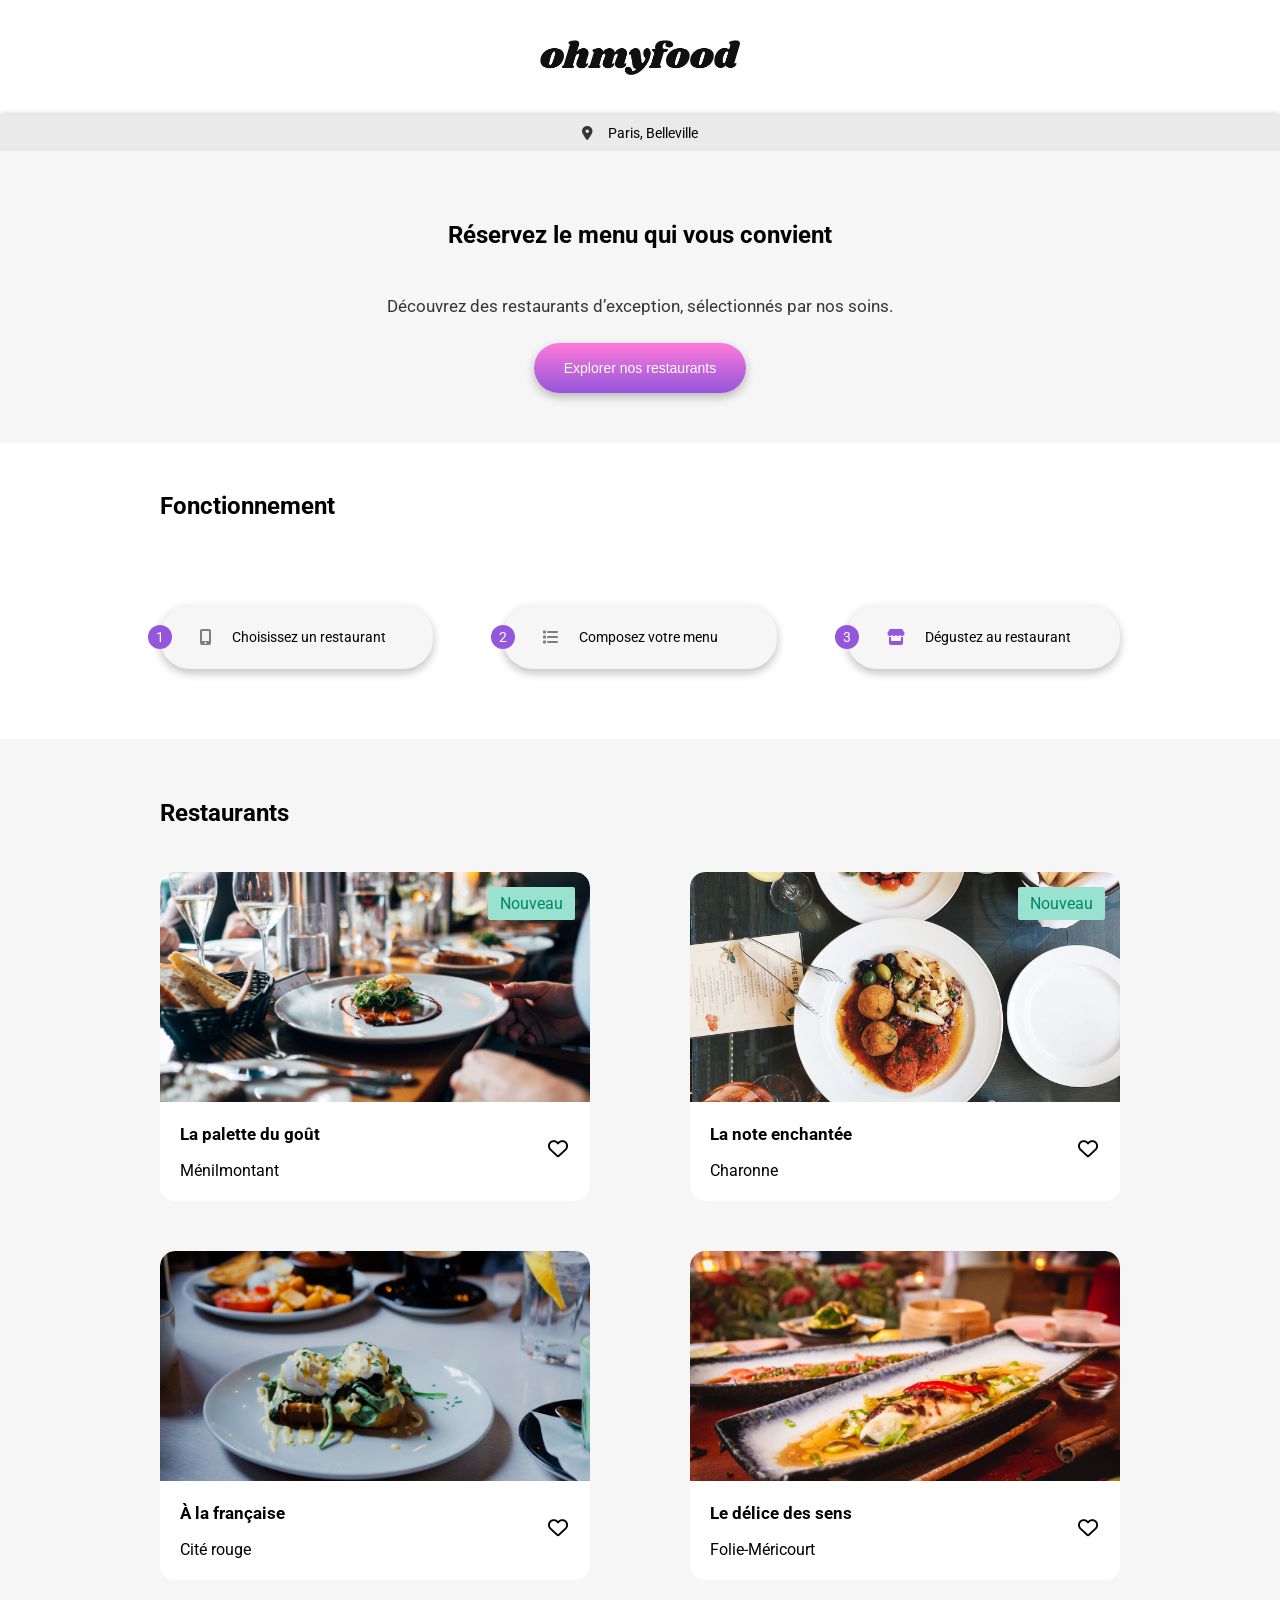
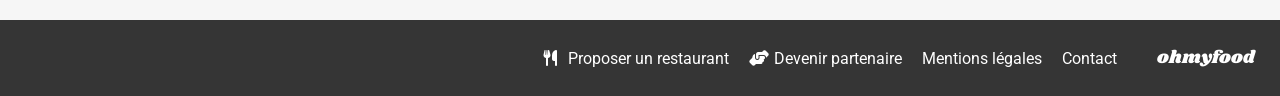
<file: index.html>
<!doctype html>
<html lang="fr">
  <head>
    <meta charset="UTF-8" />
    <meta name="viewport" content="width=device-width, initial-scale=1.0" />

    <title>OhMyFood</title>

    <!-- Google Fonts -->
    <link rel="preconnect" href="https://fonts.googleapis.com" />
    <link rel="preconnect" href="https://fonts.gstatic.com" crossorigin />
    <link
      href="https://fonts.googleapis.com/css2?family=Roboto:wght@400;500;700&family=Shrikhand&display=swap"
      rel="stylesheet"
    />

    <!-- Font Awesome -->
    <link
      rel="stylesheet"
      href="https://cdnjs.cloudflare.com/ajax/libs/font-awesome/6.5.1/css/all.min.css"
    />

    <!-- CSS -->
    <link rel="stylesheet" href="./assets/css/main.css" />
  </head>

  <body>
    <div class="loader">
      <p class="loader-logo">ohmyfood</p>

      <div class="loader-dots">
        <span></span>
        <span></span>
        <span></span>
      </div>
    </div>

    <header>
      <img
        class="logo"
        src="./assets/images/logo/ohmyfood.png"
        alt="logo-ohmyfood"
      />
    </header>

    <main>
      <section class="page-hero">
        <div class="hero-location">
          <i class="fa-solid fa-location-dot"></i>
          <p>Paris, Belleville</p>
        </div>

        <div class="hero">
          <h1>Réservez le menu qui vous convient</h1>
          <p>
            Découvrez des restaurants d’exception, sélectionnés par nos soins.
          </p>
          <button>Explorer nos restaurants</button>
        </div>
      </section>

      <section class="fonctionnement">
        <h2>Fonctionnement</h2>
        <div class="ft-option">
          <article class="ft-card">
            <div class="circle">
              <p>1</p>
            </div>
            <div class="ft-content">
              <i class="fa-solid fa-mobile-screen-button"></i>
              <h3>Choisissez un restaurant</h3>
            </div>
          </article>

          <article class="ft-card">
            <div class="circle">
              <p>2</p>
            </div>
            <div class="ft-content">
              <i class="fa-solid fa-list"></i>
              <h3>Composez votre menu</h3>
            </div>
          </article>

          <article class="ft-card">
            <div class="circle">
              <p>3</p>
            </div>
            <div class="ft-content">
              <i class="fa-solid fa-store"></i>
              <h3>Dégustez au restaurant</h3>
            </div>
          </article>
        </div>
      </section>

      <section class="restaurants">
        <div class="restaurant-content">
          <h2>Restaurants</h2>
          <div class="resto-list">
            <a href="./restaurants/la-palette-du-gout.html" class="resto-link">
              <article class="resto-card">
                <div class="resto-img">
                  <img
                    src="./assets/images/restaurants/jay-wennington-N_Y88TWmGwA-unsplash.jpg"
                    alt="La palette du goût"
                  />
                  <span class="new-badge"> Nouveau</span>
                </div>
                <div class="bottom-card">
                  <div class="resto-info">
                    <p class="resto-name">La palette du goût</p>
                    <p class="resto-place">Ménilmontant</p>
                  </div>
                  <div class="heart">
                    <input type="checkbox" id="heart-1" />

                    <label for="heart-1">
                      <i class="fa-regular fa-heart heart-empty"></i>
                      <i class="fa-solid fa-heart heart-full"></i>
                    </label>
                  </div>
                </div>
              </article>
            </a>

            <a href="./restaurants/la-note-enchantee.html" class="resto-link">
              <article class="resto-card">
                <div class="resto-img">
                  <img
                    src="./assets/images/restaurants/stil-u2Lp8tXIcjw-unsplash.jpg"
                    alt="La note enchantée"
                  />
                  <span class="new-badge"> Nouveau</span>
                </div>
                <div class="bottom-card">
                  <div class="resto-info">
                    <p class="resto-name">La note enchantée</p>
                    <p class="resto-place">Charonne</p>
                  </div>
                  <div class="heart">
                    <input type="checkbox" id="heart-2" />

                    <label for="heart-2">
                      <i class="fa-regular fa-heart heart-empty"></i>
                      <i class="fa-solid fa-heart heart-full"></i>
                    </label>
                  </div>
                </div>
              </article>
            </a>

            <a href="./restaurants/a-la-francaise.html" class="resto-link">
              <article class="resto-card">
                <div class="resto-img">
                  <img
                    src="./assets/images/restaurants/toa-heftiba-DQKerTsQwi0-unsplash.jpg"
                    alt="À la française"
                  />
                </div>
                <div class="bottom-card">
                  <div class="resto-info">
                    <p class="resto-name">À la française</p>
                    <p class="resto-place">Cité rouge</p>
                  </div>
                  <div class="heart">
                    <input type="checkbox" id="heart-3" />

                    <label for="heart-3">
                      <i class="fa-regular fa-heart heart-empty"></i>
                      <i class="fa-solid fa-heart heart-full"></i>
                    </label>
                  </div>
                </div>
              </article>
            </a>

            <a href="./restaurants/le-delice-des-sens.html" class="resto-link">
              <article class="resto-card">
                <div class="resto-img">
                  <img
                    src="./assets/images/restaurants/louis-hansel-shotsoflouis-qNBGVyOCY8Q-unsplash.jpg"
                    alt="Le délice des sens"
                  />
                </div>
                <div class="bottom-card">
                  <div class="resto-info">
                    <p class="resto-name">Le délice des sens</p>
                    <p class="resto-place">Folie-Méricourt</p>
                  </div>
                  <div class="heart">
                    <input type="checkbox" id="heart-4" />

                    <label for="heart-4">
                      <i class="fa-regular fa-heart heart-empty"></i>
                      <i class="fa-solid fa-heart heart-full"></i>
                    </label>
                  </div>
                </div>
              </article>
            </a>
          </div>
        </div>
      </section>
    </main>

    <footer>
      <div class="footer-content">
        <p class="footer-logo">ohmyfood</p>

        <ul>
          <li>
            <a href="#">
              <i class="fa-solid fa-utensils"></i>
              Proposer un restaurant
            </a>
          </li>

          <li>
            <a href="#">
              <i class="fa-solid fa-handshake-angle"></i>
              Devenir partenaire
            </a>
          </li>

          <li>
            <a href="#">Mentions légales</a>
          </li>

          <li>
            <a href="mailto:contact@ohmyfood.com">Contact</a>
          </li>
        </ul>
      </div>
    </footer>
  </body>
</html>
</file>
<file: assets/css/main.css>
@charset "UTF-8";
/* -------------------- ANIMATIONS -------------------- */
/* ------------------------------ LOADER main ------------------------------ */
@keyframes dot-bounce {
  from {
    transform: translateY(0);
  }
  to {
    transform: translateY(-12px);
  }
}
@keyframes loader-disappear {
  0%, 85% {
    opacity: 1;
    visibility: visible;
  }
  100% {
    opacity: 0;
    visibility: hidden;
  }
}
/* ------------------------------ BUTTON ------------------------------ */
button {
  transition: opacity 300ms ease, box-shadow 300ms ease, transform 300ms ease;
  cursor: pointer;
}
button:hover {
  opacity: 0.65;
  box-shadow: 0 6px 15px rgba(0, 0, 0, 0.35);
  transform: scale(1.03);
}

/* ------------------------------ HEART ------------------------------ */
.heart input {
  display: none;
}
.heart label {
  position: relative;
  display: inline-block;
  width: 22px;
  height: 22px;
  cursor: pointer;
  font-size: 20px;
}
.heart label i {
  position: absolute;
  top: 0;
  left: 0;
  font-size: 20px;
}
.heart .heart-empty {
  color: black;
  transition: opacity 0.4s ease;
}
.heart .heart-full {
  background: linear-gradient(180deg, #9356dc, #ff79da);
  background-clip: text;
  -webkit-background-clip: text;
  -webkit-text-fill-color: transparent;
  color: transparent;
  clip-path: inset(100% 0 0 0);
  transition: clip-path 0.4s ease;
}
@media (hover: hover) and (pointer: fine) {
  .heart input:not(:checked) + label:hover .heart-full {
    clip-path: inset(0 0 0 0);
  }
  .heart input:not(:checked) + label:hover .heart-empty {
    opacity: 0;
  }
}
.heart input:checked + label .heart-full {
  clip-path: inset(0 0 0 0);
}
.heart input:checked + label .heart-empty {
  opacity: 0;
}

/* ------------------------------ SLIDE - DESLIDE restaurant ------------------------------ */
.toggle-price {
  display: none;
}

.choisir {
  display: flex;
  flex: 0 0 0%;
  width: 0;
  min-width: 0;
  overflow: hidden;
  visibility: hidden;
  background: #99e2d0;
  border-radius: 0 15px 15px 0;
  align-items: center;
  justify-content: center;
}

/* Sur ordinateur : ouverture au survol */
@media (hover: hover) and (pointer: fine) {
  .cards-assiette:hover .choisir {
    visibility: visible;
    animation: slide 500ms ease forwards;
  }
  /* Fermeture lorsque la souris quitte la carte */
  .cards-assiette:not(:hover) .toggle-price:not(:checked) ~ .choisir {
    animation: deslide 500ms ease forwards;
  }
}
/* Lorsque le plat est sélectionné */
.toggle-price:checked ~ .choisir {
  visibility: visible;
  animation: slide 500ms ease forwards;
}

/* Sur mobile : fermeture lorsque le plat est décoché */
@media (hover: none) and (pointer: coarse) {
  .toggle-price:not(:checked) ~ .choisir {
    animation: deslide 500ms ease forwards;
  }
}
/* ---------- ICÔNE ---------- */
.material-symbols-outlined {
  font-variation-settings: "FILL" 1;
  color: white;
}

/* ---------- ---------- */
@keyframes slide {
  from {
    flex-basis: 0%;
  }
  to {
    flex-basis: 20%;
  }
}
@keyframes deslide {
  from {
    flex-basis: 20%;
    visibility: visible;
  }
  to {
    flex-basis: 0%;
    visibility: hidden;
  }
}
/* ------------------------------ ANIM D'ENTREE ------------------------------ */
@keyframes menu-appear {
  from {
    opacity: 0;
    transform: translateY(25px);
  }
  to {
    opacity: 1;
    transform: translateY(0);
  }
}
/* -------------------- LOADER -------------------- */
.loader {
  position: fixed;
  inset: 0;
  z-index: 9999;
  display: flex;
  flex-direction: column;
  justify-content: center;
  align-items: center;
  gap: 25px;
  background-color: white;
  animation: loader-disappear 3s forwards;
}

.loader-logo {
  font-size: 35px;
  font-weight: 700;
  font-family: "Shrikhand", cursive;
  margin: 0;
}

.loader-dots {
  display: flex;
  gap: 10px;
}
.loader-dots span {
  width: 12px;
  height: 12px;
  border-radius: 50%;
  background-color: #9356dc;
  animation: dot-bounce 0.6s infinite alternate;
}
.loader-dots span:nth-child(2) {
  background-color: #ff79da;
  animation-delay: 0.2s;
}
.loader-dots span:nth-child(3) {
  background-color: #99e2d0;
  animation-delay: 0.4s;
}

/* -------------------- PAGE -------------------- */
body {
  margin: 0;
  font-family: "Roboto", sans-serif;
  font-weight: 400;
}

header {
  display: flex;
  justify-content: center;
  align-items: center;
  padding: 30px 0;
}
header .logo {
  width: 162px;
  height: auto;
}

/* -------------------- PAGE -------------------- */
/* -------------------- HERO -------------------- */
.hero-location {
  display: flex;
  justify-content: center;
  align-items: center;
  padding: 10px 0;
  background: #eaeaea;
  gap: 15px;
  box-shadow: 0 -2px 5px rgba(0, 0, 0, 0.15), 0 5px 5px rgba(0, 0, 0, 0.15);
}
.hero-location i {
  color: #353535;
  font-size: 14px;
}
.hero-location p {
  font-family: "Roboto", sans-serif;
  font-size: 14px;
  box-sizing: border-box;
  margin: 0;
}

.hero {
  display: flex;
  flex-direction: column;
  align-items: center;
  text-align: center;
  padding: 50px;
  background: #f6f6f6;
  gap: 10px;
}
.hero h1 {
  font-weight: 700;
  font-size: 24px;
}
.hero p {
  font-size: 17px;
  font-weight: 400;
  color: #353535;
}
.hero button {
  border: none;
  border-radius: 35px;
  padding: 17px 30px;
  font-size: 14px;
  color: #ffffff;
  background: linear-gradient(to bottom, #ff79da, #9356dc);
  box-shadow: 0 4px 10px rgba(0, 0, 0, 0.25);
}

/* -------------------- SECTION FONCTIONNEMENT -------------------- */
.fonctionnement {
  width: 85%;
  margin: 0 auto;
  display: flex;
  flex-direction: column;
  justify-content: center;
  padding: 30px 0;
  gap: 25px;
}

.ft-option {
  width: 100%;
  margin: 0 auto;
  display: flex;
  flex-direction: column;
  justify-content: center;
  align-items: center;
  gap: 40px;
}

.ft-card {
  position: relative;
  width: 100%;
  display: flex;
  justify-content: center;
  align-items: center;
  background: #f6f6f6;
  border-radius: 30px;
  gap: 20px;
  padding: 5px 0px;
  box-shadow: 0 4px 10px rgba(0, 0, 0, 0.25);
}

.circle {
  position: absolute;
  left: -12px;
  top: 50%;
  transform: translateY(-50%);
  width: 24px;
  height: 24px;
  border-radius: 50%;
  background: #9356dc;
  display: flex;
  justify-content: center;
  align-items: center;
}
.circle p {
  margin: 0;
  color: white;
  font-size: 14px;
}

.ft-content {
  width: 100%;
  display: flex;
  align-items: center;
  gap: 20px;
  padding-left: 40px;
}
.ft-content h3 {
  font-size: 14px;
  font-weight: 400;
}
.ft-content i {
  color: #7e7e7e;
}

.ft-card:last-child .ft-content i {
  color: #9356dc;
}

/* -------------------- SECTION RESTAURANTS -------------------- */
.restaurants {
  background: #f6f6f6;
}

.restaurant-content {
  width: 85%;
  margin: 0 auto;
  display: flex;
  flex-direction: column;
  justify-content: center;
  padding: 30px 0;
  gap: 25px;
}

.resto-list {
  display: flex;
  flex-direction: column;
  width: 100%;
  gap: 30px;
}

.resto-link {
  text-decoration: none;
  color: inherit;
}

.resto-card {
  width: 100%;
  border-radius: 15px;
  overflow: hidden;
  background: white;
}

.resto-img {
  width: 100%;
  height: 175px;
  position: relative;
}
.resto-img img {
  width: 100%;
  height: 100%;
  -o-object-fit: cover;
     object-fit: cover;
  border-radius: 15px 15px 0 0;
}

.new-badge {
  position: absolute;
  top: 15px;
  right: 15px;
  padding: 7px 12px;
  background: #99e2d0;
  color: #008766;
  border-radius: 2px;
}

.resto-name {
  font-weight: 700;
  font-size: 17px;
}

.bottom-card {
  display: flex;
  align-items: center;
  justify-content: space-between;
  padding: 5px 20px;
}
.bottom-card i {
  font-size: 20px;
  cursor: pointer;
}

/* -------------------- FOOTER -------------------- */
footer {
  background: #353535;
  color: white;
  padding: 25px;
}

.footer-logo {
  margin: 0;
  font-family: "Shrikhand", cursive;
  font-size: 18px;
  font-weight: 400;
}

.footer-content ul {
  margin: 15px 0 0;
  padding: 0;
  display: flex;
  flex-direction: column;
  gap: 8px;
  list-style: none;
}

.footer-content ul li {
  margin: 0;
  padding: 0;
}

.footer-content ul li a {
  display: flex;
  align-items: center;
  gap: 10px;
  color: white;
  text-decoration: none;
}

.footer-content ul li i {
  width: 15px;
  text-align: center;
}

@media (min-width: 1024px) {
  header {
    padding: 40px 0;
  }
  header .logo {
    width: 200px;
    height: auto;
  }
  .fonctionnement {
    width: 75%;
  }
  .ft-option {
    padding: 40px 0;
    display: grid;
    grid-template-columns: repeat(3, 1fr);
    gap: 70px;
  }
  .ft-option .ft-card {
    padding: 10px 0;
  }
  .restaurant-content {
    width: 75%;
    padding: 40px 0;
  }
  .restaurant-content .resto-list {
    display: grid;
    grid-template-columns: repeat(2, 1fr);
    gap: 50px 100px;
  }
  .restaurant-content .resto-list .resto-img {
    height: 230px;
  }
  .footer-content {
    display: flex;
    flex-direction: row-reverse;
    align-items: center;
    justify-content: flex-start;
    gap: 40px;
  }
  .footer-content ul {
    display: flex;
    flex-direction: row;
    align-items: center;
    gap: 20px;
    margin: 0;
    padding: 0;
  }
}/*# sourceMappingURL=main.css.map */
</file>
